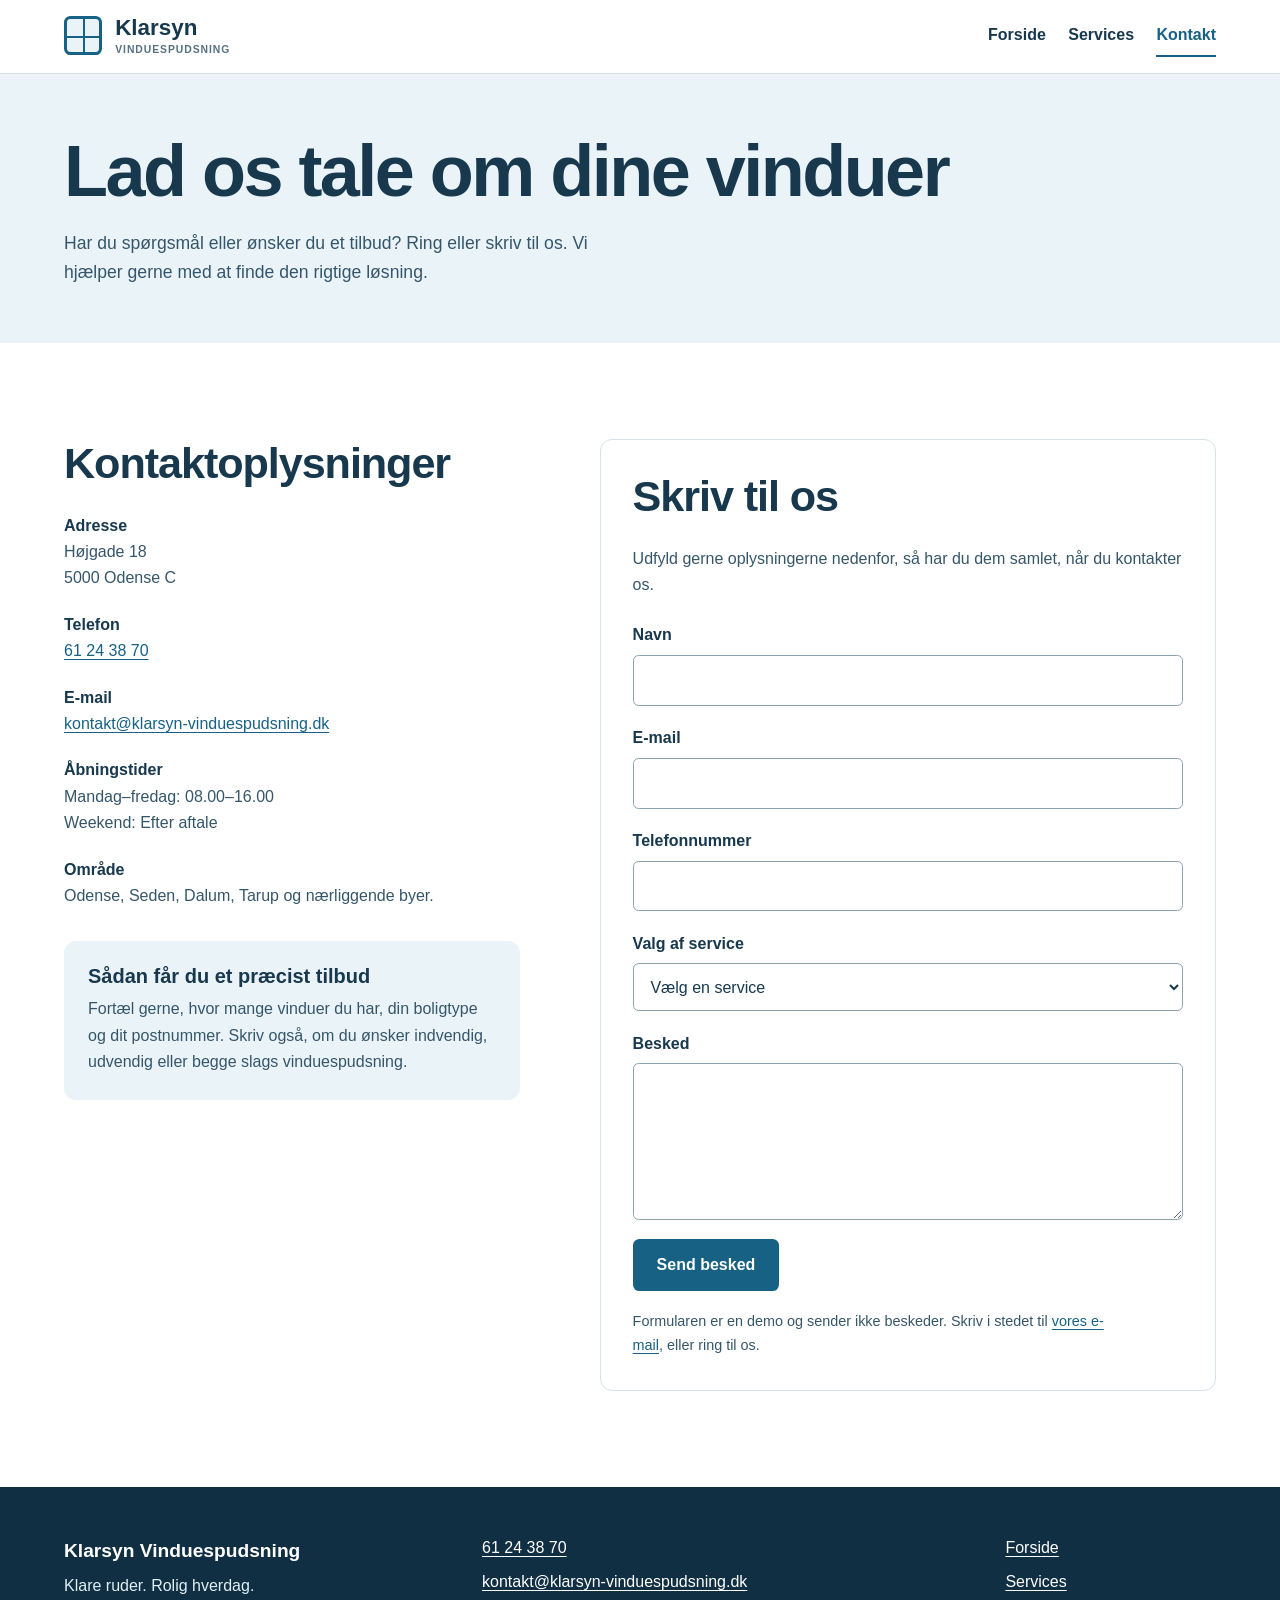
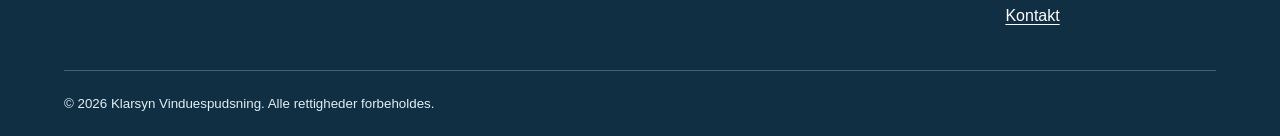
<file: contact.html>
<!DOCTYPE html>
<html lang="da">
<head>
    <meta charset="UTF-8">
    <meta name="viewport" content="width=device-width, initial-scale=1">
    <meta name="description" content="Kontakt Klarsyn Vinduespudsning i Odense. Ring, skriv en e-mail, eller se hvilke oplysninger vi skal bruge for at give dig et tilbud.">
    <title>Kontakt | Klarsyn Vinduespudsning</title>
    <link rel="stylesheet" href="css/styles.css">
</head>
<body>
    <!-- Fælles header og navigation -->
    <header class="site-header">
        <div class="container header-inner">
            <a class="brand" href="index.html" aria-label="Klarsyn Vinduespudsning – til forsiden">
                <span class="brand-mark" aria-hidden="true"></span>
                <span class="brand-name">Klarsyn <small>Vinduespudsning</small></span>
            </a>
            <nav class="main-navigation" aria-label="Hovednavigation">
                <ul>
                    <li><a href="index.html">Forside</a></li>
                    <li><a href="services.html">Services</a></li>
                    <li><a href="contact.html" aria-current="page">Kontakt</a></li>
                </ul>
            </nav>
        </div>
    </header>

    <main>
        <!-- Introduktion til kontakt -->
        <section class="page-intro" aria-labelledby="page-title">
            <div class="container">
                <h1 id="page-title">Lad os tale om dine vinduer</h1>
                <p>Har du spørgsmål eller ønsker du et tilbud? Ring eller skriv til os. Vi hjælper gerne med at finde den rigtige løsning.</p>
            </div>
        </section>

        <!-- Kontaktoplysninger og formular -->
        <section class="section" aria-label="Kontaktoplysninger og kontaktformular">
            <div class="container contact-grid">
                <div class="contact-details">
                    <h2>Kontaktoplysninger</h2>
                    <dl>
                        <div>
                            <dt>Adresse</dt>
                            <dd>Højgade 18<br>5000 Odense C</dd>
                        </div>
                        <div>
                            <dt>Telefon</dt>
                            <dd><a href="tel:+4561243870">61 24 38 70</a></dd>
                        </div>
                        <div>
                            <dt>E-mail</dt>
                            <dd><a href="mailto:kontakt@klarsyn-vinduespudsning.dk">kontakt@klarsyn-vinduespudsning.dk</a></dd>
                        </div>
                        <div>
                            <dt>Åbningstider</dt>
                            <dd>Mandag–fredag: 08.00–16.00<br>Weekend: Efter aftale</dd>
                        </div>
                        <div>
                            <dt>Område</dt>
                            <dd>Odense, Seden, Dalum, Tarup og nærliggende byer.</dd>
                        </div>
                    </dl>
                    <aside class="quote-tip" aria-labelledby="quote-tip-title">
                        <h3 id="quote-tip-title">Sådan får du et præcist tilbud</h3>
                        <p>Fortæl gerne, hvor mange vinduer du har, din boligtype og dit postnummer. Skriv også, om du ønsker indvendig, udvendig eller begge slags vinduespudsning.</p>
                    </aside>
                </div>

                <div class="form-panel">
                    <h2>Skriv til os</h2>
                    <p>Udfyld gerne oplysningerne nedenfor, så har du dem samlet, når du kontakter os.</p>
                    <!-- Demoformular uden afsendelse eller backend -->
                    <form class="contact-form">
                        <div class="form-field">
                            <label for="name">Navn</label>
                            <input id="name" name="name" type="text" autocomplete="name" required>
                        </div>
                        <div class="form-field">
                            <label for="email">E-mail</label>
                            <input id="email" name="email" type="email" autocomplete="email" required>
                        </div>
                        <div class="form-field">
                            <label for="phone">Telefonnummer</label>
                            <input id="phone" name="phone" type="tel" autocomplete="tel">
                        </div>
                        <div class="form-field">
                            <label for="service">Valg af service</label>
                            <select id="service" name="service" required>
                                <option value="">Vælg en service</option>
                                <option value="privat">Privat vinduespudsning</option>
                                <option value="erhverv">Erhvervsvinduespudsning</option>
                                <option value="abonnement">Fast abonnementsordning</option>
                            </select>
                        </div>
                        <div class="form-field">
                            <label for="message">Besked</label>
                            <textarea id="message" name="message" rows="5" required></textarea>
                        </div>
                        <button class="button button-primary" type="button">Send besked</button>
                        <p class="form-note">Formularen er en demo og sender ikke beskeder. Skriv i stedet til <a href="mailto:kontakt@klarsyn-vinduespudsning.dk">vores e-mail</a>, eller ring til os.</p>
                    </form>
                </div>
            </div>
        </section>
    </main>

    <!-- Fælles footer -->
    <footer class="site-footer">
        <div class="container footer-grid">
            <div>
                <p class="footer-brand">Klarsyn Vinduespudsning</p>
                <p>Klare ruder. Rolig hverdag.</p>
            </div>
            <div class="footer-contact">
                <a href="tel:+4561243870">61 24 38 70</a>
                <a href="mailto:kontakt@klarsyn-vinduespudsning.dk">kontakt@klarsyn-vinduespudsning.dk</a>
            </div>
            <nav class="footer-navigation" aria-label="Footernavigation">
                <a href="index.html">Forside</a>
                <a href="services.html">Services</a>
                <a href="contact.html">Kontakt</a>
            </nav>
        </div>
        <div class="container footer-bottom"><small>© 2026 Klarsyn Vinduespudsning. Alle rettigheder forbeholdes.</small></div>
    </footer>
</body>
</html>
</file>
<file: css/styles.css>
/* Fælles farver, typografi og afstande */
:root {
    --color-ink: #17384d;
    --color-body: #35566a;
    --color-muted: #557183;
    --color-primary: #176184;
    --color-primary-dark: #104b67;
    --color-sky: #eaf4f8;
    --color-soft: #f5f8fa;
    --color-white: #ffffff;
    --color-border: #d4e2e9;
    --color-focus: #a94e12;
    --space-small: 0.75rem;
    --space-medium: 1.5rem;
    --space-large: 3rem;
    --section-space: 4.5rem;
    --content-width: 72rem;
    --radius: 0.75rem;
}

* {
    box-sizing: border-box;
}

html {
    scroll-behavior: smooth;
}

body {
    margin: 0;
    color: var(--color-body);
    background: var(--color-white);
    font-family: "Segoe UI", Arial, sans-serif;
    line-height: 1.65;
}

::selection {
    color: var(--color-ink);
    background: #bddce9;
}

img {
    display: block;
    max-width: 100%;
}

h1,
h2,
h3,
p {
    margin-top: 0;
}

h1,
h2,
h3 {
    color: var(--color-ink);
    line-height: 1.15;
}

h1 {
    font-size: clamp(2.5rem, 7vw, 4.5rem);
    letter-spacing: -0.035em;
}

h2 {
    font-size: clamp(1.8rem, 4vw, 2.7rem);
    letter-spacing: -0.025em;
}

h3 {
    font-size: 1.25rem;
}

a {
    color: var(--color-primary);
    text-underline-offset: 0.2em;
}

a:hover {
    color: var(--color-primary-dark);
}

:focus-visible {
    outline: 3px solid var(--color-focus);
    outline-offset: 4px;
}

.container {
    width: min(100% - 2rem, var(--content-width));
    margin-inline: auto;
}

.section {
    padding-block: var(--section-space);
}

/* Header og navigation */
.site-header {
    background: var(--color-white);
    border-bottom: 1px solid var(--color-border);
}

.header-inner {
    display: flex;
    flex-direction: column;
    gap: 0.8rem;
    padding-block: 1rem;
}

.brand {
    display: inline-flex;
    align-items: center;
    gap: 0.8rem;
    align-self: flex-start;
    color: var(--color-ink);
    font-size: 1.4rem;
    font-weight: 700;
    line-height: 1.1;
    text-decoration: none;
}

.brand:hover {
    color: var(--color-primary);
}

.brand-name small {
    display: block;
    margin-top: 0.2rem;
    color: var(--color-muted);
    font-size: 0.65rem;
    font-weight: 700;
    letter-spacing: 0.09em;
    text-transform: uppercase;
}

.brand-mark {
    position: relative;
    display: block;
    width: 2.4rem;
    height: 2.4rem;
    flex: 0 0 auto;
    border: 3px solid var(--color-primary);
    border-radius: 0.4rem;
    background: var(--color-sky);
}

.brand-mark::before,
.brand-mark::after {
    position: absolute;
    content: "";
    background: var(--color-primary);
}

.brand-mark::before {
    top: 0;
    bottom: 0;
    left: 50%;
    width: 2px;
}

.brand-mark::after {
    top: 50%;
    right: 0;
    left: 0;
    height: 2px;
}

.main-navigation ul {
    display: flex;
    flex-wrap: wrap;
    gap: 0.25rem 1.4rem;
    margin: 0;
    padding: 0;
    list-style: none;
}

.main-navigation a {
    display: inline-block;
    padding: 0.4rem 0;
    border-bottom: 2px solid transparent;
    color: var(--color-ink);
    font-weight: 600;
    text-decoration: none;
    transition: color 150ms ease, border-color 150ms ease;
}

.main-navigation a:hover,
.main-navigation a[aria-current="page"] {
    border-color: var(--color-primary);
    color: var(--color-primary);
}

/* Knapper og tekstlinks */
.button {
    display: inline-flex;
    align-items: center;
    justify-content: center;
    gap: 0.75rem;
    min-height: 3.25rem;
    padding: 0.75rem 1.5rem;
    border: 0;
    border-radius: 0.4rem;
    font: inherit;
    font-weight: 700;
    line-height: 1.2;
    text-align: center;
    text-decoration: none;
    cursor: pointer;
    transition: background-color 150ms ease, color 150ms ease, transform 150ms ease;
}

.button:hover {
    transform: translateY(-2px);
}

.button-primary {
    color: var(--color-white);
    background: var(--color-primary);
}

.button-primary:hover {
    color: var(--color-white);
    background: var(--color-primary-dark);
}

.button-light {
    color: var(--color-ink);
    background: var(--color-white);
}

.button-light:hover {
    color: var(--color-ink);
    background: var(--color-sky);
}

.text-link {
    display: inline-flex;
    align-items: center;
    gap: 0.5rem;
    font-weight: 700;
}

/* Forsidens hero og præsentation */
.hero {
    overflow: hidden;
    background: var(--color-sky);
}

.hero-grid {
    display: grid;
    gap: 2.5rem;
    align-items: center;
    padding-block: 3rem;
}

.hero-content {
    max-width: 36rem;
}

.hero h1 {
    margin-bottom: 0.75rem;
}

.hero-tagline {
    margin-bottom: 1.5rem;
    color: var(--color-primary);
    font-size: clamp(1.2rem, 3vw, 1.6rem);
    font-weight: 700;
    line-height: 1.3;
}

.hero-content > p:not(.hero-tagline) {
    max-width: 60ch;
    margin-bottom: 2rem;
    font-size: 1.075rem;
}

.hero-image {
    width: 100%;
    aspect-ratio: 12 / 8.5;
    border-radius: var(--radius);
    object-fit: cover;
}

.about-grid {
    display: grid;
    gap: 1rem 3rem;
}

.about-grid h2,
.about-grid p:last-child {
    margin-bottom: 0;
}

.about-grid p {
    max-width: 68ch;
}

/* Fordele og servicekort */
.benefits-section {
    background: var(--color-soft);
}

.benefits-section h2 {
    margin-bottom: 2rem;
}

.benefits {
    display: grid;
    gap: 1.5rem;
}

.benefit {
    padding: 1.5rem;
    border: 1px solid var(--color-border);
    border-radius: var(--radius);
    background: var(--color-white);
}

.benefit-number {
    display: grid;
    place-items: center;
    width: 2.5rem;
    height: 2.5rem;
    margin-bottom: 1.5rem;
    border-radius: 0.35rem;
    color: var(--color-white);
    background: var(--color-primary);
    font-weight: 700;
    line-height: 1;
}

.benefit h3 {
    margin-bottom: 0.65rem;
}

.benefit p {
    max-width: 34ch;
    margin-bottom: 0;
}

.section-heading {
    display: flex;
    flex-direction: column;
    gap: 0.5rem 1.5rem;
    margin-bottom: 2rem;
}

.section-heading h2 {
    margin-bottom: 0.6rem;
}

.section-heading p {
    max-width: 56ch;
    margin-bottom: 0;
}

.service-cards {
    display: grid;
    gap: 1.5rem;
}

.service-card {
    overflow: hidden;
    border: 1px solid var(--color-border);
    border-radius: var(--radius);
    background: var(--color-white);
}

.service-card img {
    width: 100%;
    aspect-ratio: 7 / 4.8;
    object-fit: cover;
}

.service-card-content {
    padding: 1.4rem;
}

.service-card h3 {
    margin-bottom: 0.5rem;
}

.service-card p {
    margin-bottom: 0;
}

/* Undersider og detaljerede services */
.page-intro {
    padding-block: 3.5rem;
    background: var(--color-sky);
}

.page-intro h1 {
    margin-bottom: 1rem;
}

.page-intro p {
    max-width: 60ch;
    margin-bottom: 0;
    font-size: 1.1rem;
}

.service-list {
    display: grid;
    gap: 3rem;
}

.service-detail {
    display: grid;
    gap: 1.8rem 3rem;
    align-items: center;
    padding-bottom: 3rem;
    border-bottom: 1px solid var(--color-border);
}

.service-detail:last-child {
    padding-bottom: 0;
    border-bottom: 0;
}

.service-detail img {
    width: 100%;
    aspect-ratio: 9 / 6.5;
    border-radius: var(--radius);
    object-fit: cover;
}

.service-detail h2 {
    margin-bottom: 1rem;
}

.service-detail p {
    max-width: 62ch;
}

.check-list {
    display: grid;
    gap: 0.65rem;
    margin: 1.5rem 0 0;
    padding-left: 1.2rem;
}

.check-list li::marker {
    color: var(--color-primary);
}

.cta-section {
    padding-block: 3.5rem;
    color: var(--color-white);
    background: var(--color-ink);
}

.cta-inner {
    display: flex;
    flex-direction: column;
    gap: 1.5rem;
    align-items: flex-start;
}

.cta-section h2 {
    margin-bottom: 0.75rem;
    color: var(--color-white);
}

.cta-section p {
    margin-bottom: 0;
    color: #e1eff5;
}

/* Kontaktoplysninger og formular */
.contact-grid {
    display: grid;
    gap: 3rem;
}

.contact-details h2,
.form-panel h2 {
    margin-bottom: 1.5rem;
}

.contact-details dl {
    display: grid;
    gap: 1.25rem;
    margin: 0;
}

.contact-details dt {
    color: var(--color-ink);
    font-weight: 700;
}

.contact-details dd {
    margin: 0;
    overflow-wrap: anywhere;
}

.quote-tip {
    margin-top: 2rem;
    padding: 1.5rem;
    border-radius: var(--radius);
    background: var(--color-sky);
}

.quote-tip h3 {
    margin-bottom: 0.5rem;
}

.quote-tip p {
    margin-bottom: 0;
}

.form-panel {
    padding: 1.5rem;
    border: 1px solid var(--color-border);
    border-radius: var(--radius);
    background: var(--color-white);
}

.form-panel > p {
    margin-bottom: 1.5rem;
}

.contact-form {
    display: grid;
    gap: 1.2rem;
}

.form-field {
    display: grid;
    gap: 0.4rem;
}

.form-field label {
    color: var(--color-ink);
    font-weight: 700;
}

.form-field input,
.form-field select,
.form-field textarea {
    width: 100%;
    min-height: 3rem;
    padding: 0.7rem 0.8rem;
    border: 1px solid #8aa4b2;
    border-radius: 0.35rem;
    color: var(--color-ink);
    background: var(--color-white);
    font: inherit;
}

.form-field textarea {
    resize: vertical;
}

.form-field input:hover,
.form-field select:hover,
.form-field textarea:hover {
    border-color: var(--color-primary);
}

.contact-form .button {
    justify-self: start;
}

.form-note {
    max-width: 60ch;
    margin: 0;
    font-size: 0.9rem;
}

/* Fælles footer */
.site-footer {
    padding-top: 3rem;
    color: #e1eff5;
    background: #102f43;
}

.footer-grid {
    display: grid;
    gap: 2rem;
    padding-bottom: 2.5rem;
}

.footer-brand {
    margin-bottom: 0.4rem;
    color: var(--color-white);
    font-size: 1.2rem;
    font-weight: 700;
}

.site-footer p:last-child {
    margin-bottom: 0;
}

.footer-contact,
.footer-navigation {
    display: flex;
    flex-direction: column;
    align-items: flex-start;
    gap: 0.5rem;
}

.site-footer a {
    color: var(--color-white);
    overflow-wrap: anywhere;
}

.site-footer a:hover {
    color: #b7deef;
}

.footer-bottom {
    padding-block: 1.2rem;
    border-top: 1px solid #416072;
}

@media (min-width: 640px) {
    .header-inner {
        flex-direction: row;
        justify-content: space-between;
        align-items: center;
    }

    .benefits,
    .service-cards {
        grid-template-columns: repeat(2, minmax(0, 1fr));
    }

    .section-heading {
        flex-direction: row;
        justify-content: space-between;
        align-items: end;
    }

    .footer-grid {
        grid-template-columns: repeat(2, minmax(0, 1fr));
    }
}

@media (min-width: 900px) {
    :root {
        --section-space: 6rem;
    }

    .hero-grid {
        grid-template-columns: 0.95fr 1.05fr;
        gap: 4rem;
        padding-block: 4.5rem;
    }

    .about-grid {
        grid-template-columns: 0.9fr 1.1fr;
    }

    .benefits,
    .service-cards {
        grid-template-columns: repeat(3, minmax(0, 1fr));
    }

    .service-detail {
        grid-template-columns: repeat(2, minmax(0, 1fr));
        gap: 4rem;
    }

    .service-detail:nth-child(even) img {
        order: 2;
    }

    .cta-inner {
        flex-direction: row;
        justify-content: space-between;
        align-items: center;
    }

    .contact-grid {
        grid-template-columns: 0.85fr 1.15fr;
        gap: 5rem;
    }

    .form-panel {
        padding: 2rem;
    }

    .footer-grid {
        grid-template-columns: 1.1fr 1.4fr 0.6fr;
    }
}

@media (prefers-reduced-motion: reduce) {
    html {
        scroll-behavior: auto;
    }

    .button,
    .main-navigation a {
        transition: none;
    }
}
</file>
